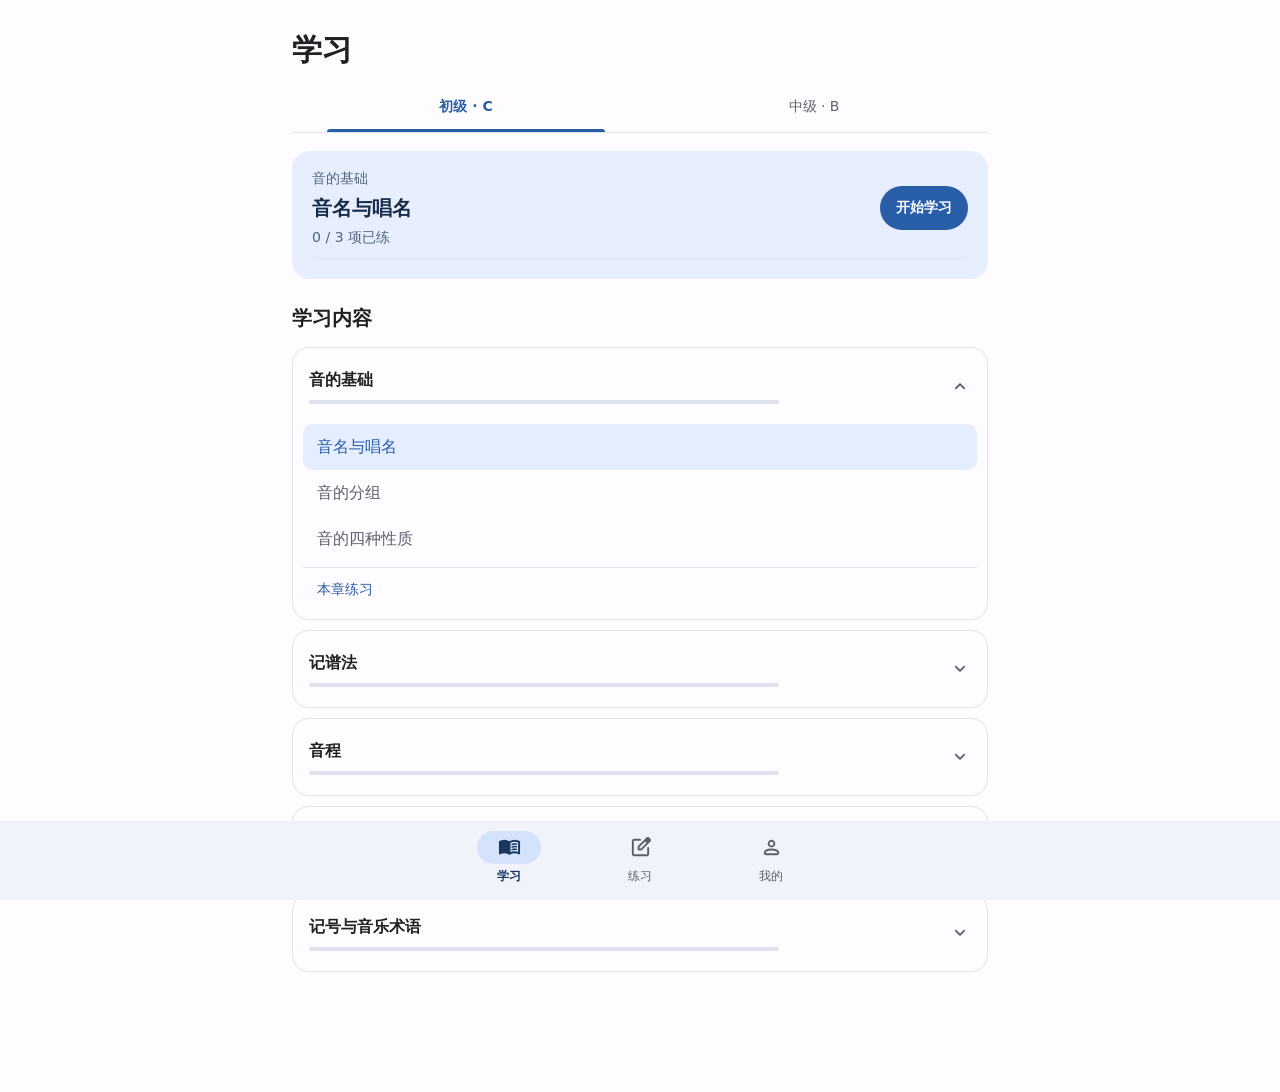
<file: index.html>
<!doctype html><html lang="zh-CN"><head><meta charset="utf-8"><meta name="viewport" content="width=device-width,initial-scale=1,viewport-fit=cover"><meta name="theme-color" content="#f7f8fb"><meta name="description" content="简乐：五个初级学习模块，清晰五线谱与原声钢琴采样，按知识点学习和练习。"><title>简乐 · 乐理学习</title><link rel="preload" href="assets/fonts/Bravura.woff2" as="font" type="font/woff2" crossorigin><link rel="stylesheet" href="interval.css?v=primary-3"><link rel="stylesheet" href="material.css?v=finish-14"></head><body><div id="app"></div><div id="toast" role="status" aria-live="polite"></div><script type="module" src="interval-app.js?v=finish-14"></script></body></html>
</file>
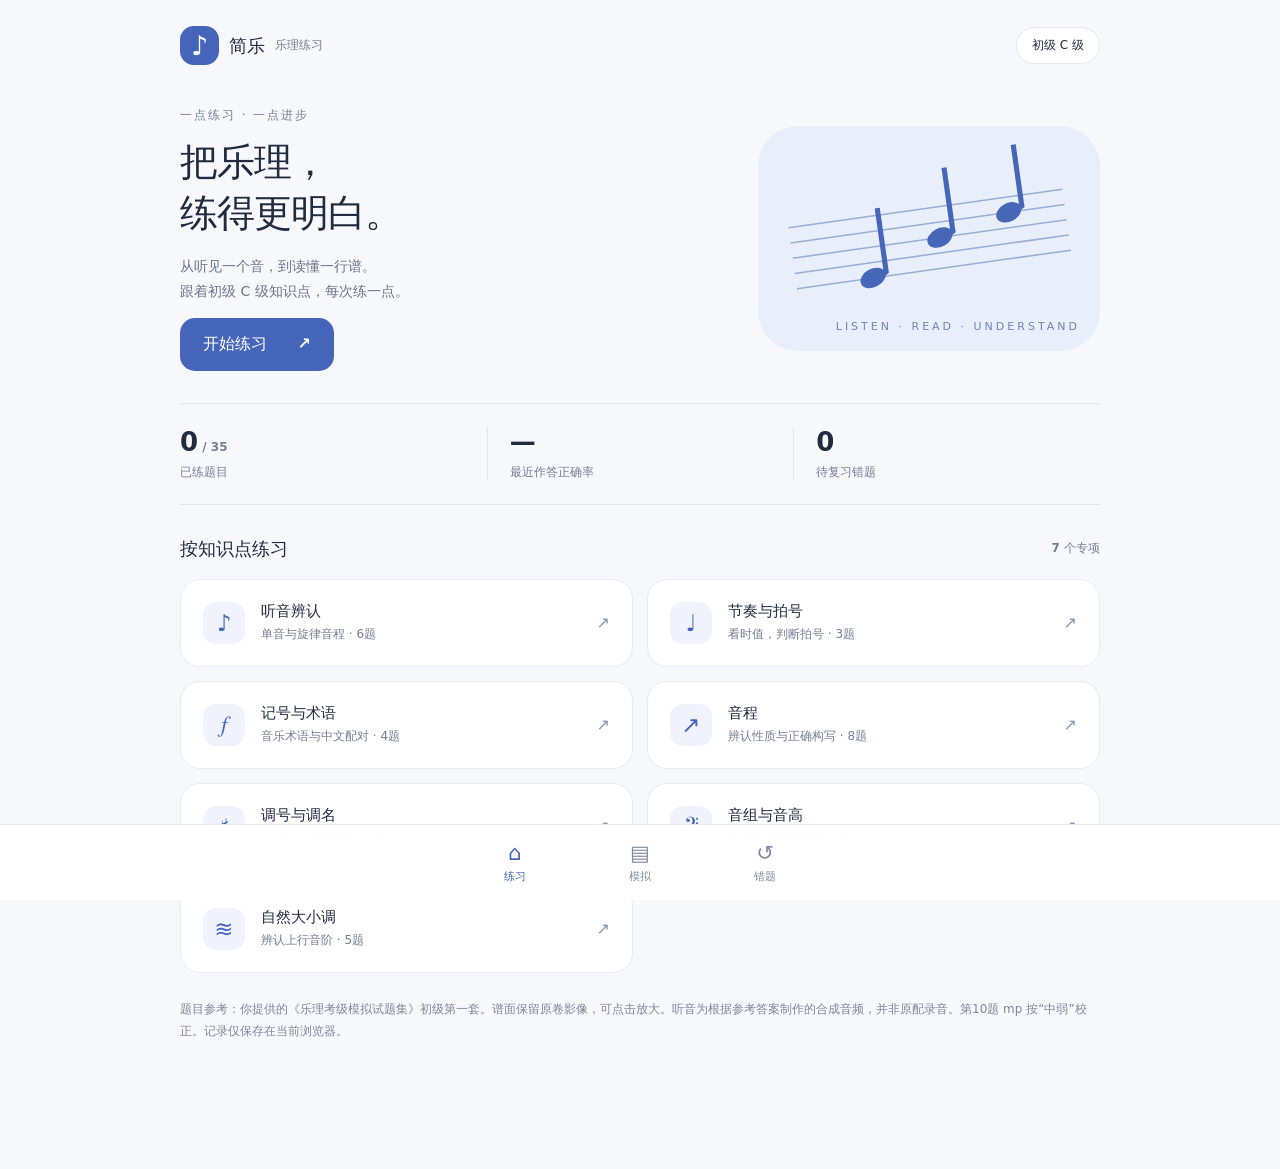
<file: original/index.html>
<!doctype html><html lang="zh-CN"><head><base href="../"><meta charset="utf-8"><meta name="viewport" content="width=device-width,initial-scale=1"><meta name="theme-color" content="#f7f8fc"><title>简乐 · 乐理练习</title><link rel="stylesheet" href="original/style.css"></head><body><div id="app"></div><dialog id="zoom"><button onclick="this.parentElement.close()">关闭放大 ×</button><div id="zoom-content"></div></dialog><div id="toast" role="status"></div><script src="original/app.js"></script></body></html>
</file>
<file: interval.css>
@font-face{font-family:Bravura;src:url('assets/fonts/Bravura.woff2') format('woff2');font-display:block}.music{font-family:Bravura;font-weight:400;fill:#25354b;stroke:none}.pitch-label{font-family:system-ui,sans-serif;font-size:13px;fill:#71829b;stroke:none}:root{font-family:system-ui,-apple-system,'Noto Sans SC',sans-serif;color:#263348;background:#f7f8fb;--blue:#4266ad;--muted:#768196;--soft:#eaf0fc;--border:#e3e8f1}*{box-sizing:border-box}body{margin:0}button,input,select{font:inherit}button,a{touch-action:manipulation}button{border:0;cursor:pointer;color:inherit;background:none}button:disabled{cursor:default;opacity:.45}button:focus-visible,a:focus-visible,select:focus-visible{outline:3px solid #8ca7df;outline-offset:4px}h1,h2,h3,p{margin-top:0}h1{font-size:40px;line-height:1.35;font-weight:720;letter-spacing:-1px}h2{font-size:22px;line-height:1.5}h3{font-size:16px}p{font-size:14px;color:#707d91;line-height:1.85}.shell{max-width:1060px;padding:28px 40px 110px;margin:auto}.top{display:flex;align-items:center;justify-content:space-between;gap:15px;margin-bottom:42px}.brand{display:flex;align-items:center;gap:10px;font-size:19px;font-weight:750}.brand span{width:36px;height:36px;border-radius:12px;background:#4266ad;display:grid;place-items:center;color:#fff;font-size:24px}.brand small{font-size:12px;color:var(--muted);font-weight:400;margin-left:4px}.badge{border:1px solid var(--border);background:white;border-radius:30px;padding:8px 13px;font-size:12px;color:#6c7e99}.eyebrow{font-size:11px;letter-spacing:2px;color:#8090ab;margin-bottom:13px}.hero{display:grid;grid-template-columns:1.25fr 1fr;gap:50px;align-items:center}.hero h1{margin:0 0 16px}.hero p{margin-bottom:25px}.hero-visual{background:#eaf0fc;border-radius:32px;padding:20px;position:relative}.hero-visual .staff{height:175px}.hero-visual .caption{font-size:11px;letter-spacing:2px;text-align:center;color:#7f94ba}.primary,.secondary{padding:15px 22px;border-radius:13px;font-weight:650;min-height:49px;font-size:14px;display:inline-flex;align-items:center;justify-content:center;gap:18px;text-decoration:none}.primary{background:var(--blue);color:white}.secondary{background:var(--soft);color:#3c5e9f}.textbtn{color:#5574aa;padding:10px 2px;font-size:13px}.stats{display:grid;grid-template-columns:repeat(3,1fr);margin:34px 0;padding:24px 0;border-top:1px solid var(--border);border-bottom:1px solid var(--border)}.stats>div{padding-left:25px;border-left:1px solid var(--border)}.stats>div:first-child{padding:0;border:0}.stats strong{display:block;font-size:25px;font-weight:650;margin-bottom:5px}.tiny{font-size:12px;color:var(--muted);line-height:1.7}.section-head{display:flex;justify-content:space-between;align-items:center;margin:28px 0 17px;gap:15px}.section-head h2{font-size:18px;margin:0}.skill-grid{display:grid;grid-template-columns:1fr 1fr;gap:14px}.skill-card{display:flex;gap:16px;align-items:center;padding:21px;background:white;border:1px solid var(--border);border-radius:19px;text-align:left}.skill-card:hover{border-color:#a9bce0}.skill-icon{width:43px;height:43px;flex-shrink:0;border-radius:13px;background:#eef2fa;display:grid;place-items:center;font-size:23px;color:var(--blue)}.skill-card h3{margin:0 0 6px}.skill-card .arrow{margin-left:auto;color:#99a9c4}.skill-progress{height:3px;width:80px;background:#edf0f6;margin-top:9px;border-radius:4px;overflow:hidden}.skill-progress i{display:block;height:100%;background:#9cafcc}.note{font-size:11px;color:#8790a2;line-height:1.9;margin:29px 0 0}.nav{position:fixed;bottom:0;left:0;right:0;border-top:1px solid var(--border);background:#ffffffef;backdrop-filter:blur(12px);display:flex;justify-content:center;gap:85px;padding:11px 15px max(11px,env(safe-area-inset-bottom));z-index:5}.nav button{font-size:11px;color:#8b94a5;min-width:55px;padding:4px}.nav span{display:block;font-size:21px;margin-bottom:4px}.nav button.active{color:var(--blue)}.narrow{max-width:760px}.back-head{display:flex;justify-content:space-between;align-items:center;margin-bottom:25px}.back-head h2{font-size:15px;margin:0}.back{padding:8px 10px;font-size:24px}.staff{display:block;width:100%;max-height:245px;overflow:visible}.card{border-radius:22px;background:white;border:1px solid var(--border);padding:27px;margin:18px 0}.card h2{font-size:21px;margin-bottom:12px}.card p:last-child{margin-bottom:0}.compare{display:grid;grid-template-columns:1fr 1fr;gap:14px}.compare .card{margin:0;padding:18px;text-align:center}.compare .staff{max-height:180px}.compare h3{margin-bottom:0}.compare p{font-size:13px;margin:0 0 10px}.compare button{width:100%}.lesson-text{color:#506079;font-size:15px;line-height:1.9}.lesson-text strong{color:#2b3d59}.rule{border-left:3px solid #91a9d5;padding:4px 0 4px 16px;color:#61738e;font-size:14px;line-height:1.9;margin:24px 0}.bottom-actions{display:flex;gap:12px;margin:23px 0}.bottom-actions .primary{flex:1}.chips{display:flex;gap:8px;flex-wrap:wrap}.chip{border:1px solid var(--border);border-radius:30px;padding:10px 15px;font-size:13px;background:white}.chip.active{border-color:#7e9bd1;background:#edf2fc;color:#3b5e9d}.field{margin:23px 0}.field label{display:block;font-size:13px;margin-bottom:11px;color:#5b6d88}.option-grid{display:grid;grid-template-columns:1fr 1fr;gap:11px;margin-top:21px}.option{border:1px solid #dce3ef;border-radius:14px;padding:17px 15px;text-align:left;min-height:59px;display:flex;align-items:center;gap:13px;font-size:15px;background:white}.option b{display:grid;place-items:center;width:28px;height:28px;border-radius:8px;background:#eef2fa;color:#7284a3;font-size:12px}.option.selected{border-color:var(--blue);background:var(--soft)}.option.correct{border-color:#71a693;background:#edf7f3}.option.wrong{border-color:#c1918c;background:#fbf0ee}.option:disabled{opacity:1}.q-meta{display:flex;justify-content:space-between;align-items:center;margin:23px 0 12px;font-size:12px;color:#8290a6}.progress{height:4px;background:#e6ebf5;border-radius:5px;overflow:hidden}.progress i{display:block;height:100%;background:#6683bd;transition:width .2s}.q-card h1{font-size:23px;letter-spacing:0;margin-bottom:18px}.listen{background:#f0f4fc;border-radius:18px;text-align:center;padding:27px 12px;margin:20px 0}.play{display:inline-grid;place-items:center;border-radius:50%;width:65px;height:65px;background:var(--blue);color:white;font-size:25px}.listen p{font-size:12px;margin:14px 0 0}.listen .tiny{margin-top:9px}.feedback{background:#f0f4fb;border-radius:15px;padding:20px;margin-top:21px;font-size:14px;line-height:1.9;color:#5a6c86}.feedback.good{background:#edf7f2}.feedback.bad{background:#fbf2ef}.feedback strong{display:block;color:#334963;margin-bottom:6px}.feedback .staff{max-height:210px}.feedback p{margin:10px 0 0}.cue{display:flex;justify-content:space-between;border-top:1px solid var(--border);padding-top:13px;font-size:12px;color:#8796ac}.empty{text-align:center;padding:38px 15px}.empty h2{margin:20px 0 8px}.list-row{background:white;padding:19px;border:1px solid var(--border);border-radius:16px;margin:10px 0;display:flex;justify-content:space-between;align-items:center;gap:16px;width:100%;text-align:left}.list-row b{font-size:14px}.list-row .tiny{margin-top:4px}.resume{display:flex;gap:15px;justify-content:space-between;align-items:center;padding:17px;background:#eaf0fc;border-radius:16px;margin:20px 0}.summary{text-align:center;padding:15px 0}.summary h1{font-size:30px}.ring{width:145px;height:145px;margin:27px auto;border-radius:50%;background:#e8effc;color:#4568af;display:grid;place-content:center;font-size:35px}.ring small{display:block;font-size:12px;margin-top:6px}.settings{display:grid;gap:22px}.setting-line{display:flex;justify-content:space-between;align-items:center;gap:20px}.setting-line label{font-size:14px}.setting-line input{max-width:45%;accent-color:var(--blue)}.grid-lesson{display:grid;grid-template-columns:1fr 1fr;gap:15px}.pitch-test{display:flex;align-items:center;justify-content:space-between;gap:15px}.badge-good{font-size:11px;color:#527c6b;background:#edf7f1;padding:6px 10px;border-radius:20px}.module-overview{background:#fff;border:1px solid var(--border);border-radius:20px;padding:23px;margin-bottom:18px}.upcoming{padding:15px 0;border-bottom:1px solid var(--border);display:flex;justify-content:space-between;gap:12px;color:#8592a7;font-size:13px}.upcoming:last-child{border:0}.score-rows{margin-top:25px}.dots{letter-spacing:5px;color:#7690b9}.instruction{font-size:12px;color:#8792a7;margin:12px 0}.map{display:flex;gap:6px;flex-wrap:wrap;margin:20px 0}.map button{width:34px;height:34px;border-radius:9px;background:#edf1f9;font-size:11px}.map .ok{background:#dfefe7}.map .bad{background:#f6e5e0}.map .current{outline:2px solid #6d8bc4}dialog{border:0;border-radius:23px;padding:25px;max-width:420px;width:90vw;box-shadow:0 15px 100px #23365840}dialog::backdrop{background:#23365866}dialog h3{font-size:18px}dialog p{font-size:14px}dialog .bottom-actions{margin-bottom:0}#toast{position:fixed;bottom:100px;left:50%;transform:translateX(-50%);background:#2c3c55;color:white;padding:13px 20px;border-radius:13px;font-size:13px;max-width:90vw;display:none;z-index:10}[hidden]{display:none!important}@media(max-width:620px){.shell{padding:22px 19px 110px}.top{margin-bottom:32px}.brand small{display:none}.hero{grid-template-columns:1fr;gap:22px}.hero h1{font-size:33px}.hero-visual{display:none}.stats{margin:26px 0;padding:21px 0}.stats strong{font-size:23px}.stats>div{padding-left:15px}.skill-grid{grid-template-columns:1fr}.skill-card{padding:18px}.skill-icon{width:41px;height:41px}.skill-progress{width:105px}.nav{gap:55px}.card{padding:22px 18px;border-radius:20px}.compare{gap:10px}.compare .card{padding:15px 8px}.compare .staff{height:125px}.compare .secondary{padding:12px;font-size:12px}.compare h3{font-size:15px}.grid-lesson{grid-template-columns:1fr}.q-card h1{font-size:21px}.option{padding:14px 11px;gap:10px}.option-grid{gap:9px}.feedback{padding:17px}.back-head{margin-bottom:18px}.listen{padding:22px 10px}.lesson-text{font-size:14px}.setting-line{gap:10px}.summary h1{font-size:26px}}
@media(max-width:420px){.compare{grid-template-columns:1fr}.compare .card{padding:17px}.compare .staff{height:auto;max-height:180px}.compare .secondary{width:auto;padding:12px 23px}.option{font-size:14px}}
.module-grid{display:grid;gap:12px}.module-card{display:flex;gap:20px;align-items:center;padding:23px;background:white;border:1px solid var(--border);border-radius:20px;text-align:left}.module-card:hover{border-color:#a6bbdf}.module-card h3{font-size:18px;margin:0 0 5px}.module-card p{margin:0;font-size:13px}.module-num{align-self:flex-start;color:#9baed0;font-size:13px;letter-spacing:1px;padding-top:3px}.module-card .arrow{margin-left:auto;color:#9badc9}.module-chips{margin:25px 0}.concept-panel{text-align:center;background:#f4f6fb;border-radius:18px;padding:30px 12px;font-size:32px;font-weight:650;line-height:1.6;color:#3b527b;margin:20px 0}.symbol-text{font-family:Georgia,Bravura,serif;font-size:47px;font-style:italic}.learning-table{background:#fff;border:1px solid var(--border);border-radius:18px;overflow:hidden;margin:20px 0}.learning-table>div{padding:16px 20px;display:grid;grid-template-columns:1fr 1.8fr;gap:20px;align-items:center;border-bottom:1px solid #edf0f6;font-size:14px;line-height:1.8}.learning-table>div:last-child{border:0}.learning-table b{font-weight:600}.learning-table span{color:#71819a}.learning-table .table-glyph{font-size:37px;vertical-align:middle;color:#263348;margin-right:8px}.notation-symbol{position:relative;display:flex;align-items:center;justify-content:center;min-height:180px;padding:40px;font-size:76px;background:#f6f8fc;border-radius:18px;margin:20px 0}.notation-symbol .music{line-height:1}.augmentation-dot{font-size:48px;margin-left:12px;align-self:center}.time-signature{display:flex;flex-direction:column;align-items:center;justify-content:center;font-family:Georgia,serif;font-weight:700;font-size:53px;line-height:1.05;background:#f3f6fc;border-radius:17px;padding:23px;margin:20px 0}@media(max-width:620px){.module-card{padding:20px 16px;gap:15px}.module-card h3{font-size:17px}.module-card p{font-size:12px}.learning-table>div{padding:14px 15px;font-size:13px;gap:12px;grid-template-columns:1fr 1.5fr}.learning-table .table-glyph{font-size:30px}.module-chips{gap:7px}.module-chips .chip{font-size:12px;padding:9px 12px}.concept-panel{font-size:26px}}
</file>
<file: material.css>
/* The shared Material visual system: surfaces, type, state and spacing. */
:root{--primary:#285da8;--on-primary:#fff;--primary-container:#dce7ff;--on-primary-container:#183761;--surface:#fffcff;--surface-container:#f1f3fa;--surface-container-low:#f7f8fc;--on-surface:#202124;--on-surface-variant:#5c616b;--outline:#747981;--outline-variant:#e0e3eb;--blue:var(--primary);--soft:var(--primary-container);--muted:#686f7b;--border:var(--outline-variant);background:var(--surface);color:var(--on-surface);font-family:Roboto,'Noto Sans SC','PingFang SC',system-ui,sans-serif;font-size:15px;letter-spacing:.05px}body{background:var(--surface)}h1,h2,h3,p{letter-spacing:0}h1,h2,h3{color:var(--on-surface)}p{color:var(--on-surface-variant);line-height:1.85}.shell{max-width:760px;padding:27px 32px 120px}.shell.narrow{max-width:760px}.top{height:44px;margin:0 0 29px;align-items:center}.brand{font-size:23px;letter-spacing:1px;font-weight:720;line-height:1}.brand small,.brand>span{display:none}.ui-icon{display:inline-block;width:24px;height:24px;flex:none;vertical-align:middle;pointer-events:none;fill:currentColor;stroke:none}.profile-button{background:var(--primary-container);color:var(--on-primary-container);height:42px;width:42px;border-radius:50%;display:grid;place-items:center}.page-title{font-size:35px;line-height:1.25;font-weight:650;margin:0 0 27px;letter-spacing:-.8px}.primary,.secondary{border-radius:100px;min-height:48px;padding:13px 23px;font-size:14px;font-weight:600;gap:13px;box-shadow:none}.primary{background:var(--primary);color:var(--on-primary)}.primary .ui-icon,.secondary .ui-icon{width:20px;height:20px}.secondary{background:var(--surface-container);color:var(--primary)}button{transition:background .15s,border-color .15s,transform .12s}button:disabled{opacity:.4}button:not(:disabled):active{transform:scale(.985)}button:focus-visible,a:focus-visible,select:focus-visible{outline:3px solid #6289c4;outline-offset:4px}.continue-card{background:var(--primary-container);padding:28px;border-radius:26px;margin:0 0 30px;min-height:204px;color:var(--on-primary-container)}.continue-kicker{font-size:13px;color:#53647e;margin-bottom:13px}.continue-card h2{font-size:25px;font-weight:650;color:#182c49;margin:0 0 8px;line-height:1.4}.continue-meta{font-size:13px;color:#53647e;margin-bottom:22px}.continue-card .primary{min-height:42px;padding:10px 22px}.section-head{margin:24px 0 15px}.section-head h2{font-size:19px;font-weight:650}.module-list{display:block}.module-card,.skill-card,.menu-row{display:flex;align-items:center;gap:18px;text-align:left;width:100%;border:0;border-radius:0;box-shadow:none;background:transparent;min-height:83px;margin:0;padding:20px 7px;border-bottom:1px solid var(--outline-variant)}.module-card:hover,.skill-card:hover,.menu-row:hover{border-color:var(--outline-variant);background:var(--surface-container-low)}.module-card:last-child,.skill-card:last-child,.menu-row:last-child{border-bottom:0}.module-card h3,.skill-card h3{font-size:17px;font-weight:550;line-height:1.4;margin:0}.row-icon{width:29px;height:29px;display:grid;place-items:center;color:#3b4048;flex-shrink:0}.row-icon .ui-icon{width:25px;height:25px}.row-copy{flex:1;min-width:0;display:flex;flex-direction:column;gap:6px}.row-copy b{font-weight:550;font-size:16px;line-height:1.4}.row-chevron{width:19px;height:19px;color:#69717d;flex-shrink:0}.module-progress{height:4px;width:150px;max-width:100%;border-radius:6px;background:#e4eaf7;margin-top:4px;overflow:hidden}.module-progress i{height:100%;display:block;border-radius:6px;background:#5a80bb}.skill-grid{display:block;gap:0;border:0}.skill-card .tiny{font-size:12px}.nav{background:#f1f3fa;border:0;box-shadow:none;backdrop-filter:none;gap:55px;padding:10px 18px max(12px,env(safe-area-inset-bottom));min-height:79px}.nav button{min-width:76px;display:flex;flex-direction:column;align-items:center;gap:4px;padding:0;color:#5b616c;font-size:12px}.nav span{margin:0;font-size:inherit;display:flex;align-items:center;justify-content:center}.nav .nav-indicator{width:64px;height:33px;border-radius:22px}.nav .nav-label{line-height:1.4;font-weight:500}.nav button.active{color:var(--on-primary-container)}.nav button.active .nav-indicator{background:#d4e2fc}.nav button.active .nav-label{font-weight:650}.nav .ui-icon{height:23px;width:23px}.back-head{height:52px;margin:0 -8px 24px;gap:12px}.back-head h2{font-size:19px;font-weight:550;flex:1;text-align:left;overflow:hidden;text-overflow:ellipsis;white-space:nowrap}.icon-button{width:48px;height:48px;border-radius:50%;display:grid;place-items:center;padding:0;flex:none}.icon-button:hover{background:var(--surface-container)}.appbar-space{width:30px}.back{font-size:inherit}.module-chips{display:flex;overflow-x:auto;flex-wrap:nowrap;gap:9px;margin:0 -4px 15px;padding:0 4px 12px;scrollbar-width:none}.module-chips::-webkit-scrollbar{display:none}.chip{border:1px solid #cbd0d9;min-height:40px;line-height:1.3;border-radius:12px;background:transparent;color:#4d535d;padding:9px 17px;font-size:13px;white-space:nowrap}.chip.active{background:var(--primary-container);color:var(--on-primary-container);border-color:transparent;font-weight:600}.practice-feature{display:flex;align-items:center;gap:17px;width:100%;padding:23px;border-radius:23px;background:#eaf0fc;text-align:left;margin:25px 0 17px;color:var(--on-primary-container)}.feature-icon{height:44px;width:44px;border-radius:16px;background:var(--primary-container);display:grid;place-items:center}.practice-feature .row-copy b{font-size:17px}.practice-feature .tiny{font-size:12px}.configuration{margin-top:10px}.field{margin:0 0 30px;padding-bottom:25px;border-bottom:1px solid var(--outline-variant)}.field:last-child{border:0}.field label{font-size:14px;color:#3e454f;margin:0 0 15px;font-weight:550}.field .chips{gap:10px}.field .chip{min-width:73px}.bottom-actions{margin:26px 0;gap:12px}.bottom-actions .secondary{flex-shrink:0}.stats{background:var(--primary-container);border:0;border-radius:24px;padding:25px 16px;margin:0 0 26px;gap:0}.stats>div{border-left:1px solid #bacbea;padding-left:0;text-align:center}.stats>div:first-child{padding-left:0}.stats strong{font-size:29px;line-height:1.4;font-weight:650;margin-bottom:6px}.stats .tiny{font-size:12px;color:#51627c}.menu-group{margin:12px 0 25px}.menu-group+.menu-group{padding-top:6px}.menu-row{font-size:16px;font-weight:500;min-height:78px}.menu-row .row-copy{font-size:16px;font-weight:500}.count-badge{min-width:25px;height:25px;border-radius:50%;padding:2px 7px;background:var(--primary-container);font-size:12px;text-align:center;display:grid;place-items:center;color:var(--primary)}.settings{margin-top:27px;gap:29px}.setting-line{padding:8px 0 23px;border-bottom:1px solid var(--outline-variant)}.setting-line label{font-size:15px;color:var(--on-surface)}.setting-line select{background:var(--surface-container);border:0;border-radius:12px;padding:10px 16px;color:#304b76}.setting-line input{accent-color:var(--primary);width:48%;max-width:48%}.settings .secondary{justify-self:start}.history-row{display:flex;justify-content:space-between;gap:18px;padding:21px 4px;border-bottom:1px solid var(--outline-variant);align-items:center}.history-row b{font-size:15px;font-weight:550}.history-row strong{font-weight:600;color:var(--primary)}.help-content{padding-top:4px}.help-content section{padding:15px 0 21px;border-bottom:1px solid var(--outline-variant)}.help-content section:last-child{border:0}.help-content h3{font-size:16px;font-weight:600;margin:0 0 12px}.help-content p{font-size:14px;margin:0;color:#5f6773;line-height:1.9}.help-content a{color:var(--primary);text-underline-offset:3px}.about-mark{height:70px;width:70px;border-radius:22px;background:var(--primary-container);color:var(--primary);display:grid;place-items:center;font-size:44px;margin:25px auto 17px}.about-title{text-align:center;font-size:26px;margin:0 0 10px;letter-spacing:1px}.about-subtitle{text-align:center;font-size:13px;margin-bottom:25px}.empty{padding:65px 10px}.empty-icon{display:grid;place-items:center;width:64px;height:64px;border-radius:50%;background:var(--surface-container);color:#6380af;margin:0 auto 23px}.empty-icon .ui-icon{width:32px;height:32px}.empty h2{font-size:19px;font-weight:500;margin-bottom:24px}.wrong-list{margin-top:20px}.wrong-list .tiny{font-size:12px;font-weight:400}.view-lesson .card{background:#f7f8fc;border:0;border-radius:22px;padding:23px;margin:21px 0}.view-lesson .compare .card{margin:0;padding:20px 12px}.view-lesson .lesson-text{color:#4b5565;font-size:15px;line-height:1.95;margin-top:8px;margin-bottom:24px}.view-lesson .rule{border:0;border-radius:15px;background:#eef2f9;padding:17px 19px;color:#536582;font-size:13px;margin:24px 0}.view-lesson h3{font-size:16px;font-weight:600}.view-lesson .learning-table{border:0;border-radius:18px;background:#f6f8fc}.view-lesson .learning-table>div{padding:15px 20px;border-color:#e3e8f0}.view-lesson .textbtn{padding:10px}.view-lesson .audio-state[hidden]{display:none}.view-lesson .bottom-actions{margin-top:30px}.ui-icon~.ui-icon{margin-left:0}.audio-state{color:#73809a;min-height:18px;margin:15px 0 0;font-size:12px;text-align:center}.audio-state[hidden]{display:none!important}.view-quiz{padding-bottom:130px}.quiz-header{margin-bottom:17px}.quiz-header h2{font-size:16px;text-align:center;font-weight:550}.question-count{font-size:14px;color:#687181;min-width:50px;padding:10px 0 10px 7px}.progress{height:5px;background:#e4eaf5;margin-bottom:31px;border-radius:10px}.progress i{background:var(--primary);border-radius:10px}.question-navigation{background:var(--surface-container);border-radius:20px;padding:14px;margin-bottom:25px}.question-navigation .map{margin:0 0 8px}.map button{background:#fff;border-radius:10px;min-width:36px;min-height:36px}.map .current{outline:2px solid var(--primary)}.q-card{border:0;box-shadow:none;padding:8px 0 0;margin:0;background:transparent}.q-card h1{font-size:24px;line-height:1.6;font-weight:600;letter-spacing:0;margin:0 0 25px}.q-card .staff{background:#fff;border-radius:18px;max-height:240px;margin-bottom:20px}.q-card .concept-panel{background:var(--surface-container-low);margin-bottom:24px;font-size:30px;min-height:140px;display:grid;place-items:center}.q-card .notation-symbol,.q-card .time-signature{background:var(--surface-container-low)}.listen{background:none;padding:18px 0 25px;text-align:center;margin:0 0 10px}.play{background:var(--primary);width:91px;height:91px;box-shadow:none}.play .ui-icon{width:35px;height:35px;fill:currentColor;stroke-width:0;transform:translateX(0)}.play[aria-busy="true"]{background:#b6c8e7}.waveform{display:flex;align-items:center;justify-content:center;gap:5px;height:55px;margin:33px auto 10px;max-width:300px}.waveform i{display:block;width:4px;height:calc(var(--height)*.7);border-radius:5px;background:#b9cef1}.waveform.is-playing i{animation:wave .65s ease-in-out infinite alternate;animation-delay:var(--delay);background:#7099d6}@keyframes wave{from{transform:scaleY(.45)}to{transform:scaleY(1)}}.option-grid{gap:12px;margin:25px 0 0}.option{display:flex;align-items:center;justify-content:center;gap:10px;min-height:72px;border:1.5px solid transparent;border-radius:19px;text-align:center;background:#eef0f7;font-size:16px;font-weight:500;line-height:1.6;padding:17px 13px}.option.selected{background:var(--primary-container);border-color:var(--primary);color:var(--on-primary-container)}.option.correct{background:#e1f1e8;border-color:#81ae98;color:#234e3b}.option.wrong{background:#fae8e4;border-color:#c99b94;color:#8b3d35}.option:disabled{opacity:1}.option .ui-icon{width:19px;height:19px}.feedback{border-radius:18px;padding:19px 21px;margin:20px 0 0;font-size:14px}.feedback.good{background:#edf6f0}.feedback.bad{background:#fbefec}.feedback strong{font-size:15px;font-weight:600;color:#304a3d;margin:0}.feedback.bad strong{color:#85463c}.answer-explanation{margin-top:10px}.answer-explanation summary{cursor:pointer;min-height:30px;line-height:30px;color:#567294;font-size:13px}.answer-detail{padding-top:12px;line-height:1.9;color:#526175}.answer-detail .staff{margin-top:15px}.explanation-actions{display:flex;flex-wrap:wrap;gap:20px;margin-top:13px}.textbtn{font-size:13px;color:var(--primary);display:inline-flex;align-items:center;gap:5px;padding:8px 0}.textbtn .ui-icon{width:18px;height:18px}.quiz-action{position:fixed;left:50%;bottom:0;transform:translateX(-50%);width:100%;max-width:760px;background:var(--surface);padding:16px 32px max(22px,env(safe-area-inset-bottom));z-index:4}.quiz-action .primary{width:100%;height:52px;border-radius:100px;font-size:15px}.summary{padding-top:14px}.summary h1{font-size:27px;font-weight:600}.ring{background:var(--primary-container);color:var(--on-primary-container);box-shadow:none;font-size:36px}.view-result .card{border:0;background:var(--surface-container-low);border-radius:18px}.view-result .card summary{min-height:32px;line-height:1.8}.view-result .section-head h2{font-size:17px}.view-result .list-row{background:transparent;border:0;border-bottom:1px solid var(--outline-variant);border-radius:0}.view-result p{font-size:13px}.view-result .summary p{font-size:14px}dialog{background:#f5f7fc;border-radius:28px;box-shadow:0 20px 80px #20304a22;padding:27px;max-width:390px}dialog::backdrop{background:#16213c55}dialog h3{font-size:20px;font-weight:550}dialog p{font-size:14px}.tiny{font-size:12px;color:#777f8b}#toast{background:#30343b;border-radius:8px;color:#fff;bottom:105px;font-size:13px;box-shadow:0 5px 20px #0001;padding:13px 18px}@media(max-width:620px){.shell,.shell.narrow{padding:22px 23px 105px}.top{height:40px;margin-bottom:26px}.brand{font-size:22px}.profile-button{height:39px;width:39px}.page-title{font-size:32px;margin-bottom:25px}.continue-card{padding:24px;border-radius:25px;min-height:193px;margin-bottom:29px}.continue-card h2{font-size:24px}.continue-kicker{font-size:12px;margin-bottom:12px}.continue-meta{font-size:12px;margin-bottom:20px}.section-head{margin:26px 0 12px}.section-head h2{font-size:18px}.module-card{min-height:80px;gap:17px;padding:18px 2px}.module-card h3{font-size:16px}.module-progress{width:136px}.row-icon .ui-icon{width:24px;height:24px}.row-chevron{width:18px;height:18px}.nav{gap:42px;padding:9px 16px max(12px,env(safe-area-inset-bottom));min-height:78px}.nav button{min-width:65px}.nav .nav-indicator{width:60px;height:32px}.back-head{margin:0 -8px 22px;height:47px;gap:10px}.back-head h2{font-size:18px}.skill-card{padding:19px 2px;min-height:77px}.skill-card h3{font-size:15px}.menu-row{padding:20px 2px;min-height:77px;gap:17px}.menu-row .row-copy{font-size:16px}.practice-feature{padding:20px 18px;gap:13px;border-radius:23px;margin-top:28px}.practice-feature .row-copy b{font-size:16px}.chip{font-size:13px;min-height:39px;padding:9px 15px}.module-chips{margin:0 -4px 10px}.module-chips .chip{font-size:12px;padding:9px 13px}.stats{padding:25px 8px;border-radius:24px}.stats strong{font-size:27px}.stats .tiny{font-size:11px}.menu-group{margin:15px 0 24px}.field{margin-bottom:24px;padding-bottom:24px}.field .chips{gap:9px}.field label{font-size:14px}.configuration{margin-top:22px}.settings{gap:26px}.setting-line{gap:14px}.setting-line input{min-width:100px}.help-content section{padding:12px 0 22px}.help-content p{font-size:13px}.view-lesson .card{padding:20px 17px;border-radius:20px}.view-lesson .compare{grid-template-columns:1fr 1fr;gap:11px}.view-lesson .compare .card{padding:17px 8px}.view-lesson .compare .staff{height:134px;max-height:134px}.view-lesson .compare p{font-size:12px}.view-lesson .compare h3{font-size:14px}.view-lesson .compare .secondary{padding:10px 13px;min-height:40px;font-size:12px;gap:5px}.view-lesson .compare .secondary .ui-icon{width:16px;height:16px}.view-lesson .lesson-text{font-size:14px}.view-lesson .rule{font-size:12px;padding:16px;margin:22px 0}.view-lesson .learning-table>div{padding:13px 15px;font-size:13px}.view-quiz{padding-top:17px;padding-bottom:125px}.quiz-header{margin-bottom:15px}.quiz-header h2{font-size:15px}.question-count{font-size:13px}.progress{margin-bottom:27px;height:5px}.q-card{padding-top:7px}.q-card h1{font-size:22px;line-height:1.6;margin-bottom:21px}.listen{padding:17px 0 20px;margin-bottom:6px}.play{height:84px;width:84px}.waveform{margin:28px auto 4px;height:48px;gap:5px;max-width:280px}.waveform i{width:4px;height:calc(var(--height)*.6)}.option-grid{gap:11px;margin-top:23px}.option{font-size:15px;min-height:69px;padding:15px 10px;border-radius:17px}.feedback{padding:17px;margin-top:20px}.quiz-action{padding:15px 23px max(20px,env(safe-area-inset-bottom))}.quiz-action .primary{height:50px}.q-card .staff{max-height:210px}.q-card .concept-panel{font-size:27px;min-height:140px}.summary h1{font-size:25px}.view-result .bottom-actions{flex-wrap:wrap}.view-result .bottom-actions>*{min-width:130px}.history-row{padding:19px 2px}.history-row b{font-size:14px}.bottom-actions .primary,.bottom-actions .secondary{font-size:13px;padding:13px 20px}.module-list .module-card:last-child{margin-bottom:8px}}@media(min-width:1000px){.shell{padding-top:35px}.view-home .module-list{display:grid;grid-template-columns:1fr 1fr;column-gap:35px}.view-home .module-card:nth-last-child(2){border-bottom:0}.continue-card{padding:29px 31px}.view-home .continue-card{min-height:194px}.continue-card h2{font-size:27px}}@media(prefers-reduced-motion:reduce){*,*::before,*::after{animation:none!important;transition:none!important}button:not(:disabled):active{transform:none}}
@media(max-width:620px){.view-home .top{margin-bottom:21px}.view-home .page-title{margin-bottom:21px}.view-home .continue-card{min-height:175px;padding:21px 24px;margin-bottom:20px}.view-home .continue-kicker{margin-bottom:9px}.view-home .continue-meta{margin-bottom:16px}.view-home .section-head{margin:22px 0 8px}.view-home .module-card{min-height:71px;padding:14px 2px}.view-home .row-copy{gap:5px}}
/* Shared level selection and intermediate music exercises. */
.page-heading{display:flex;align-items:center;justify-content:space-between;gap:12px;margin-bottom:25px}.page-heading .page-title{margin:0}.level-switch{display:flex;gap:3px;padding:4px;border-radius:100px;background:var(--surface-container)}.level-switch button{min-height:38px;padding:8px 16px;border-radius:100px;color:var(--on-surface-variant);font-size:13px;white-space:nowrap}.level-switch button.active{background:var(--primary-container);color:var(--on-primary-container);font-weight:600}.record-filters{margin:8px 0 24px}.score-scroll{width:100%;overflow-x:auto;overscroll-behavior-x:contain;margin:8px 0}.score-scroll .staff{display:block;width:100%;height:auto;max-height:none;min-height:120px;margin:0}.score-wide .staff{min-width:500px}.score-caption{text-align:center;color:var(--on-surface-variant);font-size:13px;margin:0 0 17px}.demo-actions{display:flex;flex-wrap:wrap;gap:9px}.demo-actions .secondary{font-size:13px;padding:11px 17px;gap:6px}.score-option{flex-direction:column;gap:0;padding:12px 8px;position:relative;min-height:150px}.score-option .option-letter{align-self:flex-start;font-size:12px;font-weight:600;margin-left:7px;color:#60718c}.score-option .score-scroll{margin:0}.score-option .staff{background:transparent!important;border-radius:0;min-height:96px;max-height:none}.score-option .pitch-label{display:none}.rhythm-controls{display:flex;align-items:center;justify-content:space-between;gap:15px;color:var(--on-surface-variant);font-size:12px;margin:8px 0 18px;padding:10px 0;border-bottom:1px solid var(--outline-variant)}.rhythm-controls label{display:flex;align-items:center;gap:8px}.rhythm-controls select{border:0;border-radius:10px;background:var(--surface-container);color:var(--primary);padding:9px 11px;font-size:12px}.term-panel{font-size:27px!important;overflow-wrap:anywhere;padding:20px!important}.view-lesson .learning-table b{font-size:14px}.view-lesson .score-scroll .staff{background:transparent}.q-card .option-grid:has(.score-option){grid-template-columns:1fr 1fr}.q-card .option-grid:has(.rhythm-score){grid-template-columns:1fr}.score-option:has(.rhythm-score){min-height:125px;flex-direction:row;align-items:center}.score-option:has(.rhythm-score) .option-letter{align-self:center}.score-option:has(.rhythm-score) .score-scroll{min-width:0}.score-option:has(.rhythm-score) .staff{min-height:90px}.view-quiz .score-caption{margin-top:12px}.view-lesson .card .demo-actions{margin-top:16px}@media(max-width:620px){.page-heading{margin-bottom:24px}.level-switch button{font-size:12px;min-height:36px;padding:7px 12px}.level-switch{padding:3px}.view-home:has(.level-switch) .continue-card{margin-bottom:24px}.view-home:has(.level-switch) .module-card{min-height:73px;padding:15px 2px}.score-option{min-height:128px}.score-scroll .staff{min-height:110px}.view-lesson .learning-table>div{grid-template-columns:1fr 1.8fr}.view-lesson .learning-table b{font-size:12px}.view-lesson .demo-actions .secondary{font-size:12px;padding:10px 13px}.view-quiz .q-card h1{font-size:21px}.view-quiz .score-option .staff{min-height:90px}.score-caption{font-size:12px}}
/* Compact page headers: brand belongs beside 我的, never in a duplicate toolbar. */
.view-home,.view-practice,.view-mine{padding-top:30px}.page-heading{display:block;margin-bottom:22px}.page-heading .page-title{font-size:30px;line-height:1.3;margin:0 0 15px;font-weight:600;letter-spacing:-.5px}.level-switch{display:flex;gap:0;width:100%;padding:0;background:transparent;border-radius:0;border-bottom:1px solid var(--outline-variant)}.level-switch button{position:relative;flex:1;min-height:48px;padding:12px 16px 15px;font-size:14px;border-radius:8px 8px 0 0;color:var(--on-surface-variant)}.level-switch button.active{background:transparent;color:var(--primary);font-weight:600}.level-switch button.active::after{content:'';position:absolute;bottom:0;left:calc(50% - 22px);width:44px;height:3px;border-radius:3px 3px 0 0;background:var(--primary)}.level-switch button:hover{background:var(--surface-container-low)}.view-home .continue-card,.view-home:has(.level-switch) .continue-card{display:flex;flex-direction:column;align-items:flex-start;min-height:150px;padding:20px 22px;border-radius:20px;margin:0 0 24px}.view-home .continue-kicker{font-size:12px;line-height:1.5;margin:0 0 6px;color:#53647e}.view-home .continue-card h2{font-size:22px;line-height:1.4;font-weight:600;margin:0 0 14px}.view-home .continue-meta{font-size:12px;line-height:1.5;margin:-7px 0 12px}.view-home .continue-card .primary{align-self:flex-end;margin-top:auto;min-height:42px;padding:10px 19px;gap:9px;font-size:13px}.view-home .section-head{margin:22px 0 8px}.view-home .module-card,.view-home:has(.level-switch) .module-card{min-height:65px;padding:12px 2px}.view-mine .mine-title{display:flex;align-items:baseline;gap:12px;line-height:1.3;font-size:30px;margin:0 0 27px;letter-spacing:-.5px}.inline-brand{font-size:14px;font-weight:400;color:#777f8b;letter-spacing:0}.view-practice .module-chips{margin-top:0}@media(max-width:620px){.view-home,.view-practice,.view-mine{padding-top:26px}.page-heading{margin-bottom:20px}.page-heading .page-title{font-size:28px;margin-bottom:13px}.level-switch button{min-height:47px;font-size:14px;padding:12px 16px 14px}.view-home .continue-card,.view-home:has(.level-switch) .continue-card{min-height:148px;padding:19px 20px;margin-bottom:23px;border-radius:20px}.view-home .continue-card h2{font-size:22px}.view-home .module-card,.view-home:has(.level-switch) .module-card{min-height:63px;padding:11px 2px}.view-mine .mine-title{font-size:28px;margin-bottom:25px}.inline-brand{font-size:14px}.view-home .section-head h2{font-size:17px}}
/* Legible score answers and immediately available acoustic comparisons. */
.q-card .option-grid:has(.score-option){grid-template-columns:minmax(0,1fr)}
.q-card .score-option{display:grid;grid-template-columns:24px minmax(0,1fr);align-items:center;gap:10px;min-height:150px;padding:12px 16px;text-align:left;border-radius:18px}
.q-card .score-option .option-letter{align-self:center;justify-self:center;margin:0;font-size:14px;line-height:1.4}
.q-card .score-option .score-scroll{min-width:0;overflow-x:auto;margin:0}
.q-card .score-option .staff{width:100%;height:auto;min-height:132px;max-height:none;margin:0;background:transparent!important}
.q-card .score-option>.ui-icon{position:absolute;right:12px;top:12px;width:20px;height:20px}
.q-card .score-option:has(.rhythm-score){min-height:142px;padding:10px 16px}
.q-card .score-option .rhythm-score{min-height:116px}
.answer-audio{display:flex;flex-wrap:wrap;gap:10px;margin-top:15px}
.answer-audio .secondary{flex:1;min-width:120px;min-height:46px;padding:12px 16px;font-size:14px;gap:8px;justify-content:center;background:#fff;color:var(--primary);border:1px solid #cbd8eb}
.answer-audio .secondary:disabled{opacity:.45}
.answer-audio .secondary .ui-icon{width:20px;height:20px}
.feedback>.audio-state{margin:8px 0 0;text-align:left}
.feedback>.answer-explanation{margin-top:12px}
.view-result .answer-audio .secondary{background:var(--primary-container);border-color:transparent}
@media(max-width:620px){.q-card .score-option{min-height:144px;padding:10px 12px;gap:8px}.q-card .score-option .staff{min-height:124px}.q-card .score-option:has(.rhythm-score){min-height:134px;padding:9px 12px}.q-card .score-option .rhythm-score{min-height:110px}.answer-audio .secondary{font-size:14px;min-height:46px;padding:11px 13px}}
/* Approved compact learning layout, shared by C and B courses. */
.view-home .page-heading{margin-bottom:18px}
.view-home .level-switch button.active::after{left:10%;width:80%}
.view-home .continue-card,.view-home:has(.level-switch) .continue-card{
 display:grid;grid-template-columns:minmax(0,1fr) auto;grid-template-rows:auto auto;
 align-items:center;column-gap:16px;row-gap:10px;min-height:0;
 padding:18px 20px;border-radius:18px;margin-bottom:24px;background:#e7efff;
}
.view-home .continue-copy{min-width:0}
.view-home .continue-kicker{font-size:14px;line-height:1.4;margin:0 0 5px}
.view-home .continue-card h2{font-size:20px;line-height:1.45;margin:0 0 5px;overflow-wrap:anywhere}
.view-home .continue-meta{font-size:14px;line-height:1.4;margin:0;color:#53647e}
.view-home .continue-card .primary{align-self:center;margin:0;padding:10px 16px;min-height:44px;font-size:14px;white-space:nowrap}
.view-home .continue-progress{grid-column:1/-1;width:100%;max-width:100%;height:4px;margin:0}
.module-progress i{background:var(--primary)}
.view-home .section-head{margin:0 0 14px}
.view-home .section-head h2{font-size:20px;font-weight:600}
.chapter-list{display:flex;flex-direction:column;gap:10px}
.chapter{border:1px solid var(--outline-variant);border-radius:16px;overflow:hidden;background:transparent}
.chapter>summary{display:flex;align-items:center;justify-content:space-between;gap:14px;padding:17px 16px;cursor:pointer;min-height:76px;list-style:none}
.chapter>summary::-webkit-details-marker{display:none}
.chapter>summary:hover{background:var(--surface-container-low)}
.chapter>summary:focus-visible{outline:3px solid #6289c4;outline-offset:-4px;border-radius:16px}
.chapter-heading{min-width:0;flex:1}
.chapter-heading h3{font-size:16px;font-weight:600;line-height:1.45;margin:0}
.chapter-heading .module-progress{width:75%;height:4px;margin-top:9px;background:#dfe3ed}
.chapter-chevron{width:22px;height:22px;color:#566170;transform:rotate(90deg)}
.chapter[open] .chapter-chevron{transform:rotate(-90deg)}
.chapter-lessons{padding:0 10px 8px}
.chapter-lesson{display:flex;align-items:center;justify-content:space-between;gap:12px;width:100%;min-height:46px;padding:11px 14px;text-align:left;font-size:16px;line-height:1.5;border:0;border-radius:10px;background:transparent;color:var(--on-surface-variant)}
.chapter-lesson:hover{background:var(--surface-container)}
.chapter-lesson.current{background:#e5eeff;color:var(--primary);font-weight:550}
.chapter-lesson .lesson-check{width:19px;height:19px;color:var(--primary)}
.chapter-overview{display:block;min-height:44px;padding:10px 14px;font-size:14px;line-height:1.5;color:var(--primary);background:transparent;border:0;border-top:1px solid var(--outline-variant);width:100%;text-align:left;margin-top:5px}
.view-quiz .quiz-header h2{text-align:left;font-size:16px}
.view-quiz .quiz-header{margin-bottom:14px}
.view-quiz .progress{margin-bottom:25px}
.view-quiz .q-card h1{font-size:24px;line-height:1.45;margin:0 0 8px}
.question-hint{font-size:14px;color:var(--on-surface-variant);margin:0 0 20px;line-height:1.5}
.view-quiz .option-grid{margin-top:16px}
.q-card .score-option{grid-template-columns:22px minmax(0,1fr) 20px;gap:8px;min-height:134px;padding:10px 14px;border-radius:18px}
.q-card .score-option .staff{min-height:110px}
.option-indicator{display:block;position:relative;width:20px;height:20px;border:1.5px solid #979eaa;border-radius:50%;color:var(--primary)}
.option.selected .option-indicator{border-color:var(--primary)}
.option.selected:not(.correct):not(.wrong) .option-indicator::after{content:'';position:absolute;inset:4px;border-radius:50%;background:var(--primary)}
.option.correct .option-indicator{border-color:#568370;color:#2b6046}
.option.correct .option-indicator .ui-icon{width:17px;height:17px;display:block}
.option.wrong .option-indicator{border-color:#b96e61;background:#b96e61}
.option.wrong .option-indicator::after{content:'';position:absolute;left:4px;right:4px;top:8px;height:2px;background:white}
.view-quiz .quiz-action{border-top:1px solid #e9ebf1}
.view-quiz .quiz-action .primary{border-radius:18px;font-size:16px}
.view-quiz .feedback{scroll-margin-top:18px}
@media(max-width:620px){
 .view-home .continue-card,.view-home:has(.level-switch) .continue-card{padding:17px 16px;column-gap:12px}
 .view-home .continue-card h2{font-size:19px}
 .view-home .continue-card .primary{padding:10px 14px}
 .chapter>summary{padding:15px 14px;min-height:73px}
 .view-quiz .q-card h1{font-size:23px}
 .q-card .score-option{min-height:132px;padding:10px 12px;gap:7px}
 .q-card .score-option .staff{min-height:110px}
 .q-card .score-option:has(.rhythm-score){min-height:132px;padding:10px 12px}
 .q-card .score-option .rhythm-score{min-height:110px}
}
@media(max-width:359px){
 .view-home .continue-card,.view-home:has(.level-switch) .continue-card{grid-template-columns:minmax(0,1fr)}
 .view-home .continue-card .primary{justify-self:start;grid-row:3}
}
/* Follow sounded chord notes without adding controls or changing score geometry. */
.score-note.is-playing,.score-note.is-playing .music{fill:var(--primary);stroke:var(--primary)}
.score-note.is-playing .music{paint-order:stroke fill;stroke-width:.55px}
.feedback .feedback-reason{font-size:15px;line-height:1.7;margin:10px 0 0;color:var(--on-surface)}
/* One playback language for intervals, scales, harmony and rhythm. */
.score-note.is-playing .note-head,.rhythm-event.is-playing .music{fill:var(--primary)}
.rhythm-event.is-playing .music{stroke:var(--primary);stroke-width:.55px;paint-order:stroke fill}
.rhythm-event.is-resting .music{fill:#727b8c;stroke:none}
/* Practice: choose and begin on one screen; optional controls stay folded. */
.practice-resume{display:flex;align-items:center;gap:13px;width:100%;padding:15px 17px;border:0;border-radius:18px;background:#e7efff;text-align:left;margin:0 0 20px;color:var(--on-primary-container)}
.practice-resume>span:nth-child(2){flex:1;min-width:0}
.practice-resume b{display:block;font-size:16px;font-weight:550;line-height:1.5}
.practice-resume small{display:block;font-size:14px;color:#53647e;line-height:1.5;margin-top:3px}
.resume-play{width:37px;height:37px;display:grid;place-items:center;border-radius:50%;background:var(--primary);color:white;flex:none}
.practice-skills{display:flex;flex-direction:column;gap:8px;margin:8px 0 12px}
.practice-skill{display:flex;align-items:center;justify-content:space-between;gap:16px;min-height:58px;width:100%;padding:15px 18px;font-size:16px;line-height:1.5;text-align:left;border:1px solid transparent;border-radius:15px;background:var(--surface-container-low);color:var(--on-surface)}
.practice-skill.selected{border-color:#7b9dcb;background:#e5eeff;color:var(--on-primary-container)}
.practice-radio{position:relative;display:block;width:19px;height:19px;flex:none;border:1.5px solid #9ba3af;border-radius:50%}
.practice-skill.selected .practice-radio{border-color:var(--primary)}
.practice-skill.selected .practice-radio::after{content:'';position:absolute;inset:4px;background:var(--primary);border-radius:50%}
.practice-options{border:0;margin:0 0 10px}
.practice-options>summary{display:flex;align-items:center;justify-content:space-between;gap:12px;list-style:none;min-height:48px;padding:9px 3px;color:var(--on-surface-variant);font-size:14px;cursor:pointer}
.practice-options>summary::-webkit-details-marker{display:none}
.adjust-label{display:flex;align-items:center;gap:3px;color:var(--primary)}
.adjust-label .ui-icon{width:18px;height:18px;transform:rotate(90deg)}
.practice-options[open] .adjust-label .ui-icon{transform:rotate(-90deg)}
.practice-options .configuration{padding:16px;margin:4px 0 14px;background:var(--surface-container-low);border-radius:18px}
.practice-options .field{margin:0 0 19px;padding-bottom:19px}
.practice-options .field:last-child{margin:0;padding:0}
.practice-options .field label{margin-bottom:11px}
.practice-options .chip{font-size:14px}
.practice-start{width:100%;min-height:50px;font-size:16px}
.practice-extras{display:grid;grid-template-columns:1fr 1fr;gap:12px;margin:22px 0 0;border-top:1px solid var(--outline-variant);padding-top:16px}
.practice-extras button{display:grid;grid-template-columns:24px minmax(0,1fr);column-gap:9px;align-items:center;min-height:62px;padding:9px;text-align:left;background:transparent;border:0;border-radius:14px}
.practice-extras button:hover{background:var(--surface-container-low)}
.practice-extras .ui-icon{grid-row:1/3;color:#53647e;width:23px;height:23px}
.practice-extras span{font-size:15px;color:var(--on-surface);line-height:1.5}
.practice-extras small{font-size:14px;color:var(--on-surface-variant);line-height:1.5}
@media(max-width:620px){.practice-skill{min-height:56px;padding:14px 16px}.practice-resume{padding:14px 15px}.practice-options .field .chip{min-width:64px}}
</file>
